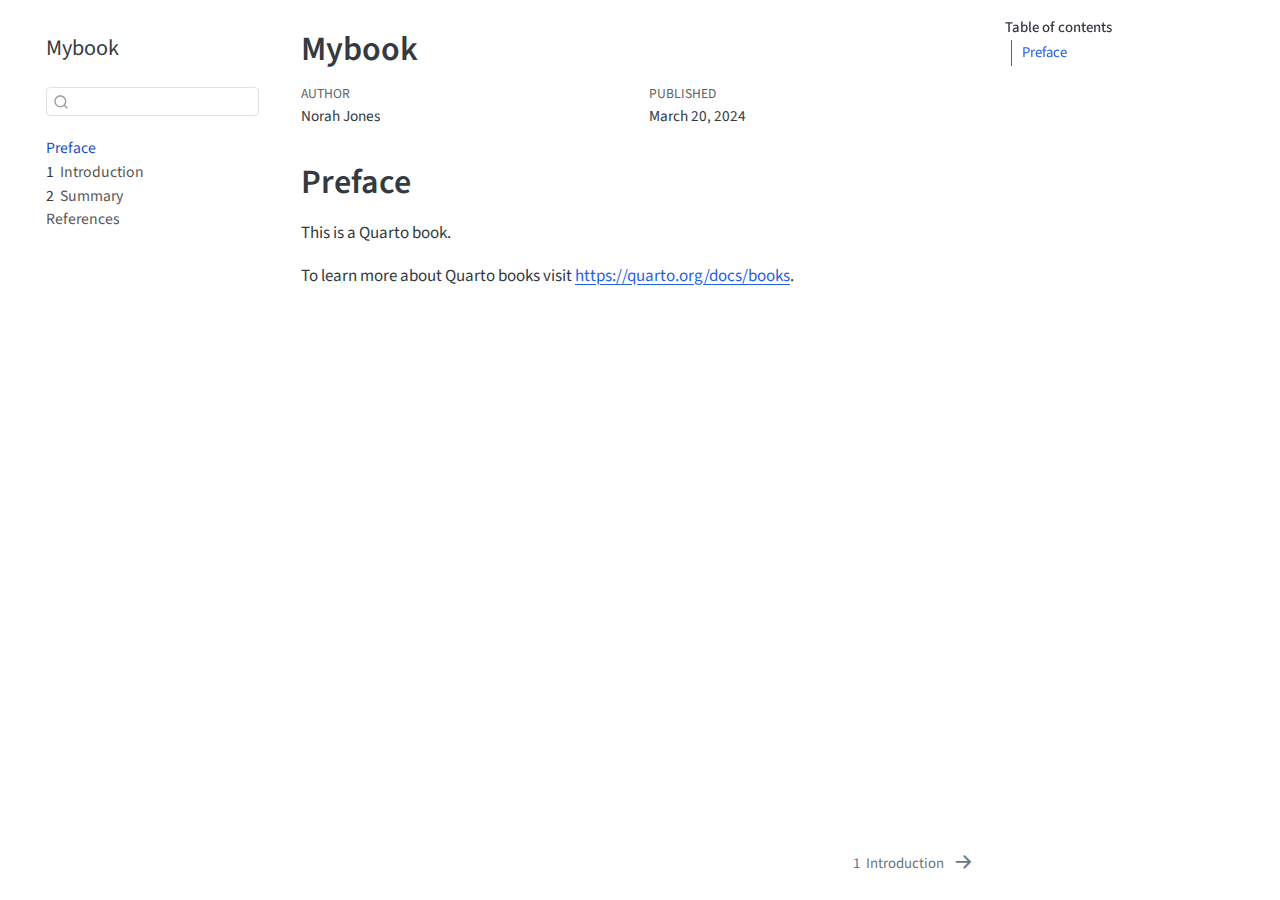
<file: index.html>
<!DOCTYPE html>
<html xmlns="http://www.w3.org/1999/xhtml" lang="en" xml:lang="en"><head>

<meta charset="utf-8">
<meta name="generator" content="quarto-1.4.549">

<meta name="viewport" content="width=device-width, initial-scale=1.0, user-scalable=yes">

<meta name="author" content="Norah Jones">
<meta name="dcterms.date" content="2024-03-20">

<title>Mybook</title>
<style>
code{white-space: pre-wrap;}
span.smallcaps{font-variant: small-caps;}
div.columns{display: flex; gap: min(4vw, 1.5em);}
div.column{flex: auto; overflow-x: auto;}
div.hanging-indent{margin-left: 1.5em; text-indent: -1.5em;}
ul.task-list{list-style: none;}
ul.task-list li input[type="checkbox"] {
  width: 0.8em;
  margin: 0 0.8em 0.2em -1em; /* quarto-specific, see https://github.com/quarto-dev/quarto-cli/issues/4556 */ 
  vertical-align: middle;
}
</style>


<script src="site_libs/quarto-nav/quarto-nav.js"></script>
<script src="site_libs/quarto-nav/headroom.min.js"></script>
<script src="site_libs/clipboard/clipboard.min.js"></script>
<script src="site_libs/quarto-search/autocomplete.umd.js"></script>
<script src="site_libs/quarto-search/fuse.min.js"></script>
<script src="site_libs/quarto-search/quarto-search.js"></script>
<meta name="quarto:offset" content="./">
<link href="./intro.html" rel="next">
<script src="site_libs/quarto-html/quarto.js"></script>
<script src="site_libs/quarto-html/popper.min.js"></script>
<script src="site_libs/quarto-html/tippy.umd.min.js"></script>
<script src="site_libs/quarto-html/anchor.min.js"></script>
<link href="site_libs/quarto-html/tippy.css" rel="stylesheet">
<link href="site_libs/quarto-html/quarto-syntax-highlighting.css" rel="stylesheet" id="quarto-text-highlighting-styles">
<script src="site_libs/bootstrap/bootstrap.min.js"></script>
<link href="site_libs/bootstrap/bootstrap-icons.css" rel="stylesheet">
<link href="site_libs/bootstrap/bootstrap.min.css" rel="stylesheet" id="quarto-bootstrap" data-mode="light">
<script id="quarto-search-options" type="application/json">{
  "location": "sidebar",
  "copy-button": false,
  "collapse-after": 3,
  "panel-placement": "start",
  "type": "textbox",
  "limit": 50,
  "keyboard-shortcut": [
    "f",
    "/",
    "s"
  ],
  "show-item-context": false,
  "language": {
    "search-no-results-text": "No results",
    "search-matching-documents-text": "matching documents",
    "search-copy-link-title": "Copy link to search",
    "search-hide-matches-text": "Hide additional matches",
    "search-more-match-text": "more match in this document",
    "search-more-matches-text": "more matches in this document",
    "search-clear-button-title": "Clear",
    "search-text-placeholder": "",
    "search-detached-cancel-button-title": "Cancel",
    "search-submit-button-title": "Submit",
    "search-label": "Search"
  }
}</script>


</head>

<body class="nav-sidebar floating">

<div id="quarto-search-results"></div>
  <header id="quarto-header" class="headroom fixed-top">
  <nav class="quarto-secondary-nav">
    <div class="container-fluid d-flex">
      <button type="button" class="quarto-btn-toggle btn" data-bs-toggle="collapse" data-bs-target=".quarto-sidebar-collapse-item" aria-controls="quarto-sidebar" aria-expanded="false" aria-label="Toggle sidebar navigation" onclick="if (window.quartoToggleHeadroom) { window.quartoToggleHeadroom(); }">
        <i class="bi bi-layout-text-sidebar-reverse"></i>
      </button>
        <nav class="quarto-page-breadcrumbs" aria-label="breadcrumb"><ol class="breadcrumb"><li class="breadcrumb-item"><a href="./index.html">Preface</a></li></ol></nav>
        <a class="flex-grow-1" role="button" data-bs-toggle="collapse" data-bs-target=".quarto-sidebar-collapse-item" aria-controls="quarto-sidebar" aria-expanded="false" aria-label="Toggle sidebar navigation" onclick="if (window.quartoToggleHeadroom) { window.quartoToggleHeadroom(); }">      
        </a>
      <button type="button" class="btn quarto-search-button" aria-label="" onclick="window.quartoOpenSearch();">
        <i class="bi bi-search"></i>
      </button>
    </div>
  </nav>
</header>
<!-- content -->
<div id="quarto-content" class="quarto-container page-columns page-rows-contents page-layout-article">
<!-- sidebar -->
  <nav id="quarto-sidebar" class="sidebar collapse collapse-horizontal quarto-sidebar-collapse-item sidebar-navigation floating overflow-auto">
    <div class="pt-lg-2 mt-2 text-left sidebar-header">
    <div class="sidebar-title mb-0 py-0">
      <a href="./">Mybook</a> 
    </div>
      </div>
        <div class="mt-2 flex-shrink-0 align-items-center">
        <div class="sidebar-search">
        <div id="quarto-search" class="" title="Search"></div>
        </div>
        </div>
    <div class="sidebar-menu-container"> 
    <ul class="list-unstyled mt-1">
        <li class="sidebar-item">
  <div class="sidebar-item-container"> 
  <a href="./index.html" class="sidebar-item-text sidebar-link active">
 <span class="menu-text">Preface</span></a>
  </div>
</li>
        <li class="sidebar-item">
  <div class="sidebar-item-container"> 
  <a href="./intro.html" class="sidebar-item-text sidebar-link">
 <span class="menu-text"><span class="chapter-number">1</span>&nbsp; <span class="chapter-title">Introduction</span></span></a>
  </div>
</li>
        <li class="sidebar-item">
  <div class="sidebar-item-container"> 
  <a href="./summary.html" class="sidebar-item-text sidebar-link">
 <span class="menu-text"><span class="chapter-number">2</span>&nbsp; <span class="chapter-title">Summary</span></span></a>
  </div>
</li>
        <li class="sidebar-item">
  <div class="sidebar-item-container"> 
  <a href="./references.html" class="sidebar-item-text sidebar-link">
 <span class="menu-text">References</span></a>
  </div>
</li>
    </ul>
    </div>
</nav>
<div id="quarto-sidebar-glass" class="quarto-sidebar-collapse-item" data-bs-toggle="collapse" data-bs-target=".quarto-sidebar-collapse-item"></div>
<!-- margin-sidebar -->
    <div id="quarto-margin-sidebar" class="sidebar margin-sidebar">
        <nav id="TOC" role="doc-toc" class="toc-active">
    <h2 id="toc-title">Table of contents</h2>
   
  <ul>
  <li><a href="#preface" id="toc-preface" class="nav-link active" data-scroll-target="#preface">Preface</a></li>
  </ul>
</nav>
    </div>
<!-- main -->
<main class="content" id="quarto-document-content">

<header id="title-block-header" class="quarto-title-block default">
<div class="quarto-title">
<h1 class="title">Mybook</h1>
</div>



<div class="quarto-title-meta">

    <div>
    <div class="quarto-title-meta-heading">Author</div>
    <div class="quarto-title-meta-contents">
             <p>Norah Jones </p>
          </div>
  </div>
    
    <div>
    <div class="quarto-title-meta-heading">Published</div>
    <div class="quarto-title-meta-contents">
      <p class="date">March 20, 2024</p>
    </div>
  </div>
  
    
  </div>
  


</header>


<section id="preface" class="level1 unnumbered">
<h1 class="unnumbered">Preface</h1>
<p>This is a Quarto book.</p>
<p>To learn more about Quarto books visit <a href="https://quarto.org/docs/books" class="uri">https://quarto.org/docs/books</a>.</p>


</section>

</main> <!-- /main -->
<script id="quarto-html-after-body" type="application/javascript">
window.document.addEventListener("DOMContentLoaded", function (event) {
  const toggleBodyColorMode = (bsSheetEl) => {
    const mode = bsSheetEl.getAttribute("data-mode");
    const bodyEl = window.document.querySelector("body");
    if (mode === "dark") {
      bodyEl.classList.add("quarto-dark");
      bodyEl.classList.remove("quarto-light");
    } else {
      bodyEl.classList.add("quarto-light");
      bodyEl.classList.remove("quarto-dark");
    }
  }
  const toggleBodyColorPrimary = () => {
    const bsSheetEl = window.document.querySelector("link#quarto-bootstrap");
    if (bsSheetEl) {
      toggleBodyColorMode(bsSheetEl);
    }
  }
  toggleBodyColorPrimary();  
  const icon = "";
  const anchorJS = new window.AnchorJS();
  anchorJS.options = {
    placement: 'right',
    icon: icon
  };
  anchorJS.add('.anchored');
  const isCodeAnnotation = (el) => {
    for (const clz of el.classList) {
      if (clz.startsWith('code-annotation-')) {                     
        return true;
      }
    }
    return false;
  }
  const clipboard = new window.ClipboardJS('.code-copy-button', {
    text: function(trigger) {
      const codeEl = trigger.previousElementSibling.cloneNode(true);
      for (const childEl of codeEl.children) {
        if (isCodeAnnotation(childEl)) {
          childEl.remove();
        }
      }
      return codeEl.innerText;
    }
  });
  clipboard.on('success', function(e) {
    // button target
    const button = e.trigger;
    // don't keep focus
    button.blur();
    // flash "checked"
    button.classList.add('code-copy-button-checked');
    var currentTitle = button.getAttribute("title");
    button.setAttribute("title", "Copied!");
    let tooltip;
    if (window.bootstrap) {
      button.setAttribute("data-bs-toggle", "tooltip");
      button.setAttribute("data-bs-placement", "left");
      button.setAttribute("data-bs-title", "Copied!");
      tooltip = new bootstrap.Tooltip(button, 
        { trigger: "manual", 
          customClass: "code-copy-button-tooltip",
          offset: [0, -8]});
      tooltip.show();    
    }
    setTimeout(function() {
      if (tooltip) {
        tooltip.hide();
        button.removeAttribute("data-bs-title");
        button.removeAttribute("data-bs-toggle");
        button.removeAttribute("data-bs-placement");
      }
      button.setAttribute("title", currentTitle);
      button.classList.remove('code-copy-button-checked');
    }, 1000);
    // clear code selection
    e.clearSelection();
  });
  function tippyHover(el, contentFn, onTriggerFn, onUntriggerFn) {
    const config = {
      allowHTML: true,
      maxWidth: 500,
      delay: 100,
      arrow: false,
      appendTo: function(el) {
          return el.parentElement;
      },
      interactive: true,
      interactiveBorder: 10,
      theme: 'quarto',
      placement: 'bottom-start',
    };
    if (contentFn) {
      config.content = contentFn;
    }
    if (onTriggerFn) {
      config.onTrigger = onTriggerFn;
    }
    if (onUntriggerFn) {
      config.onUntrigger = onUntriggerFn;
    }
    window.tippy(el, config); 
  }
  const noterefs = window.document.querySelectorAll('a[role="doc-noteref"]');
  for (var i=0; i<noterefs.length; i++) {
    const ref = noterefs[i];
    tippyHover(ref, function() {
      // use id or data attribute instead here
      let href = ref.getAttribute('data-footnote-href') || ref.getAttribute('href');
      try { href = new URL(href).hash; } catch {}
      const id = href.replace(/^#\/?/, "");
      const note = window.document.getElementById(id);
      return note.innerHTML;
    });
  }
  const xrefs = window.document.querySelectorAll('a.quarto-xref');
  const processXRef = (id, note) => {
    // Strip column container classes
    const stripColumnClz = (el) => {
      el.classList.remove("page-full", "page-columns");
      if (el.children) {
        for (const child of el.children) {
          stripColumnClz(child);
        }
      }
    }
    stripColumnClz(note)
    if (id === null || id.startsWith('sec-')) {
      // Special case sections, only their first couple elements
      const container = document.createElement("div");
      if (note.children && note.children.length > 2) {
        container.appendChild(note.children[0].cloneNode(true));
        for (let i = 1; i < note.children.length; i++) {
          const child = note.children[i];
          if (child.tagName === "P" && child.innerText === "") {
            continue;
          } else {
            container.appendChild(child.cloneNode(true));
            break;
          }
        }
        if (window.Quarto?.typesetMath) {
          window.Quarto.typesetMath(container);
        }
        return container.innerHTML
      } else {
        if (window.Quarto?.typesetMath) {
          window.Quarto.typesetMath(note);
        }
        return note.innerHTML;
      }
    } else {
      // Remove any anchor links if they are present
      const anchorLink = note.querySelector('a.anchorjs-link');
      if (anchorLink) {
        anchorLink.remove();
      }
      if (window.Quarto?.typesetMath) {
        window.Quarto.typesetMath(note);
      }
      // TODO in 1.5, we should make sure this works without a callout special case
      if (note.classList.contains("callout")) {
        return note.outerHTML;
      } else {
        return note.innerHTML;
      }
    }
  }
  for (var i=0; i<xrefs.length; i++) {
    const xref = xrefs[i];
    tippyHover(xref, undefined, function(instance) {
      instance.disable();
      let url = xref.getAttribute('href');
      let hash = undefined; 
      if (url.startsWith('#')) {
        hash = url;
      } else {
        try { hash = new URL(url).hash; } catch {}
      }
      if (hash) {
        const id = hash.replace(/^#\/?/, "");
        const note = window.document.getElementById(id);
        if (note !== null) {
          try {
            const html = processXRef(id, note.cloneNode(true));
            instance.setContent(html);
          } finally {
            instance.enable();
            instance.show();
          }
        } else {
          // See if we can fetch this
          fetch(url.split('#')[0])
          .then(res => res.text())
          .then(html => {
            const parser = new DOMParser();
            const htmlDoc = parser.parseFromString(html, "text/html");
            const note = htmlDoc.getElementById(id);
            if (note !== null) {
              const html = processXRef(id, note);
              instance.setContent(html);
            } 
          }).finally(() => {
            instance.enable();
            instance.show();
          });
        }
      } else {
        // See if we can fetch a full url (with no hash to target)
        // This is a special case and we should probably do some content thinning / targeting
        fetch(url)
        .then(res => res.text())
        .then(html => {
          const parser = new DOMParser();
          const htmlDoc = parser.parseFromString(html, "text/html");
          const note = htmlDoc.querySelector('main.content');
          if (note !== null) {
            // This should only happen for chapter cross references
            // (since there is no id in the URL)
            // remove the first header
            if (note.children.length > 0 && note.children[0].tagName === "HEADER") {
              note.children[0].remove();
            }
            const html = processXRef(null, note);
            instance.setContent(html);
          } 
        }).finally(() => {
          instance.enable();
          instance.show();
        });
      }
    }, function(instance) {
    });
  }
      let selectedAnnoteEl;
      const selectorForAnnotation = ( cell, annotation) => {
        let cellAttr = 'data-code-cell="' + cell + '"';
        let lineAttr = 'data-code-annotation="' +  annotation + '"';
        const selector = 'span[' + cellAttr + '][' + lineAttr + ']';
        return selector;
      }
      const selectCodeLines = (annoteEl) => {
        const doc = window.document;
        const targetCell = annoteEl.getAttribute("data-target-cell");
        const targetAnnotation = annoteEl.getAttribute("data-target-annotation");
        const annoteSpan = window.document.querySelector(selectorForAnnotation(targetCell, targetAnnotation));
        const lines = annoteSpan.getAttribute("data-code-lines").split(",");
        const lineIds = lines.map((line) => {
          return targetCell + "-" + line;
        })
        let top = null;
        let height = null;
        let parent = null;
        if (lineIds.length > 0) {
            //compute the position of the single el (top and bottom and make a div)
            const el = window.document.getElementById(lineIds[0]);
            top = el.offsetTop;
            height = el.offsetHeight;
            parent = el.parentElement.parentElement;
          if (lineIds.length > 1) {
            const lastEl = window.document.getElementById(lineIds[lineIds.length - 1]);
            const bottom = lastEl.offsetTop + lastEl.offsetHeight;
            height = bottom - top;
          }
          if (top !== null && height !== null && parent !== null) {
            // cook up a div (if necessary) and position it 
            let div = window.document.getElementById("code-annotation-line-highlight");
            if (div === null) {
              div = window.document.createElement("div");
              div.setAttribute("id", "code-annotation-line-highlight");
              div.style.position = 'absolute';
              parent.appendChild(div);
            }
            div.style.top = top - 2 + "px";
            div.style.height = height + 4 + "px";
            div.style.left = 0;
            let gutterDiv = window.document.getElementById("code-annotation-line-highlight-gutter");
            if (gutterDiv === null) {
              gutterDiv = window.document.createElement("div");
              gutterDiv.setAttribute("id", "code-annotation-line-highlight-gutter");
              gutterDiv.style.position = 'absolute';
              const codeCell = window.document.getElementById(targetCell);
              const gutter = codeCell.querySelector('.code-annotation-gutter');
              gutter.appendChild(gutterDiv);
            }
            gutterDiv.style.top = top - 2 + "px";
            gutterDiv.style.height = height + 4 + "px";
          }
          selectedAnnoteEl = annoteEl;
        }
      };
      const unselectCodeLines = () => {
        const elementsIds = ["code-annotation-line-highlight", "code-annotation-line-highlight-gutter"];
        elementsIds.forEach((elId) => {
          const div = window.document.getElementById(elId);
          if (div) {
            div.remove();
          }
        });
        selectedAnnoteEl = undefined;
      };
        // Handle positioning of the toggle
    window.addEventListener(
      "resize",
      throttle(() => {
        elRect = undefined;
        if (selectedAnnoteEl) {
          selectCodeLines(selectedAnnoteEl);
        }
      }, 10)
    );
    function throttle(fn, ms) {
    let throttle = false;
    let timer;
      return (...args) => {
        if(!throttle) { // first call gets through
            fn.apply(this, args);
            throttle = true;
        } else { // all the others get throttled
            if(timer) clearTimeout(timer); // cancel #2
            timer = setTimeout(() => {
              fn.apply(this, args);
              timer = throttle = false;
            }, ms);
        }
      };
    }
      // Attach click handler to the DT
      const annoteDls = window.document.querySelectorAll('dt[data-target-cell]');
      for (const annoteDlNode of annoteDls) {
        annoteDlNode.addEventListener('click', (event) => {
          const clickedEl = event.target;
          if (clickedEl !== selectedAnnoteEl) {
            unselectCodeLines();
            const activeEl = window.document.querySelector('dt[data-target-cell].code-annotation-active');
            if (activeEl) {
              activeEl.classList.remove('code-annotation-active');
            }
            selectCodeLines(clickedEl);
            clickedEl.classList.add('code-annotation-active');
          } else {
            // Unselect the line
            unselectCodeLines();
            clickedEl.classList.remove('code-annotation-active');
          }
        });
      }
  const findCites = (el) => {
    const parentEl = el.parentElement;
    if (parentEl) {
      const cites = parentEl.dataset.cites;
      if (cites) {
        return {
          el,
          cites: cites.split(' ')
        };
      } else {
        return findCites(el.parentElement)
      }
    } else {
      return undefined;
    }
  };
  var bibliorefs = window.document.querySelectorAll('a[role="doc-biblioref"]');
  for (var i=0; i<bibliorefs.length; i++) {
    const ref = bibliorefs[i];
    const citeInfo = findCites(ref);
    if (citeInfo) {
      tippyHover(citeInfo.el, function() {
        var popup = window.document.createElement('div');
        citeInfo.cites.forEach(function(cite) {
          var citeDiv = window.document.createElement('div');
          citeDiv.classList.add('hanging-indent');
          citeDiv.classList.add('csl-entry');
          var biblioDiv = window.document.getElementById('ref-' + cite);
          if (biblioDiv) {
            citeDiv.innerHTML = biblioDiv.innerHTML;
          }
          popup.appendChild(citeDiv);
        });
        return popup.innerHTML;
      });
    }
  }
});
</script>
<nav class="page-navigation">
  <div class="nav-page nav-page-previous">
  </div>
  <div class="nav-page nav-page-next">
      <a href="./intro.html" class="pagination-link" aria-label="<span class='chapter-number'>1</span>&nbsp; <span class='chapter-title'>Introduction</span>">
        <span class="nav-page-text"><span class="chapter-number">1</span>&nbsp; <span class="chapter-title">Introduction</span></span> <i class="bi bi-arrow-right-short"></i>
      </a>
  </div>
</nav>
</div> <!-- /content -->




</body></html>
</file>
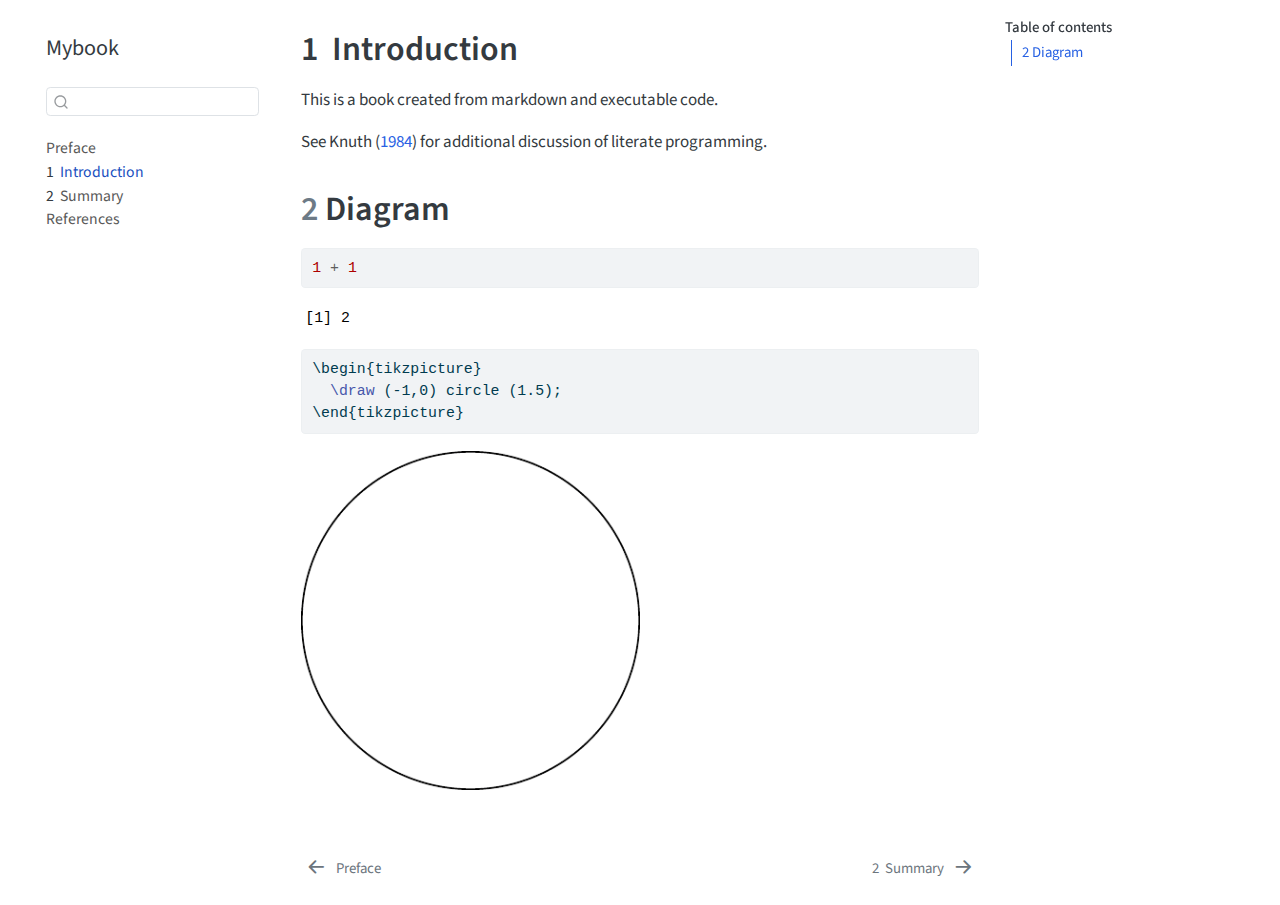
<file: intro.html>
<!DOCTYPE html>
<html xmlns="http://www.w3.org/1999/xhtml" lang="en" xml:lang="en"><head>

<meta charset="utf-8">
<meta name="generator" content="quarto-1.4.549">

<meta name="viewport" content="width=device-width, initial-scale=1.0, user-scalable=yes">


<title>Mybook - 1&nbsp; Introduction</title>
<style>
code{white-space: pre-wrap;}
span.smallcaps{font-variant: small-caps;}
div.columns{display: flex; gap: min(4vw, 1.5em);}
div.column{flex: auto; overflow-x: auto;}
div.hanging-indent{margin-left: 1.5em; text-indent: -1.5em;}
ul.task-list{list-style: none;}
ul.task-list li input[type="checkbox"] {
  width: 0.8em;
  margin: 0 0.8em 0.2em -1em; /* quarto-specific, see https://github.com/quarto-dev/quarto-cli/issues/4556 */ 
  vertical-align: middle;
}
/* CSS for syntax highlighting */
pre > code.sourceCode { white-space: pre; position: relative; }
pre > code.sourceCode > span { line-height: 1.25; }
pre > code.sourceCode > span:empty { height: 1.2em; }
.sourceCode { overflow: visible; }
code.sourceCode > span { color: inherit; text-decoration: inherit; }
div.sourceCode { margin: 1em 0; }
pre.sourceCode { margin: 0; }
@media screen {
div.sourceCode { overflow: auto; }
}
@media print {
pre > code.sourceCode { white-space: pre-wrap; }
pre > code.sourceCode > span { text-indent: -5em; padding-left: 5em; }
}
pre.numberSource code
  { counter-reset: source-line 0; }
pre.numberSource code > span
  { position: relative; left: -4em; counter-increment: source-line; }
pre.numberSource code > span > a:first-child::before
  { content: counter(source-line);
    position: relative; left: -1em; text-align: right; vertical-align: baseline;
    border: none; display: inline-block;
    -webkit-touch-callout: none; -webkit-user-select: none;
    -khtml-user-select: none; -moz-user-select: none;
    -ms-user-select: none; user-select: none;
    padding: 0 4px; width: 4em;
  }
pre.numberSource { margin-left: 3em;  padding-left: 4px; }
div.sourceCode
  {   }
@media screen {
pre > code.sourceCode > span > a:first-child::before { text-decoration: underline; }
}
/* CSS for citations */
div.csl-bib-body { }
div.csl-entry {
  clear: both;
  margin-bottom: 0em;
}
.hanging-indent div.csl-entry {
  margin-left:2em;
  text-indent:-2em;
}
div.csl-left-margin {
  min-width:2em;
  float:left;
}
div.csl-right-inline {
  margin-left:2em;
  padding-left:1em;
}
div.csl-indent {
  margin-left: 2em;
}</style>


<script src="site_libs/quarto-nav/quarto-nav.js"></script>
<script src="site_libs/quarto-nav/headroom.min.js"></script>
<script src="site_libs/clipboard/clipboard.min.js"></script>
<script src="site_libs/quarto-search/autocomplete.umd.js"></script>
<script src="site_libs/quarto-search/fuse.min.js"></script>
<script src="site_libs/quarto-search/quarto-search.js"></script>
<meta name="quarto:offset" content="./">
<link href="./summary.html" rel="next">
<link href="./index.html" rel="prev">
<script src="site_libs/quarto-html/quarto.js"></script>
<script src="site_libs/quarto-html/popper.min.js"></script>
<script src="site_libs/quarto-html/tippy.umd.min.js"></script>
<script src="site_libs/quarto-html/anchor.min.js"></script>
<link href="site_libs/quarto-html/tippy.css" rel="stylesheet">
<link href="site_libs/quarto-html/quarto-syntax-highlighting.css" rel="stylesheet" id="quarto-text-highlighting-styles">
<script src="site_libs/bootstrap/bootstrap.min.js"></script>
<link href="site_libs/bootstrap/bootstrap-icons.css" rel="stylesheet">
<link href="site_libs/bootstrap/bootstrap.min.css" rel="stylesheet" id="quarto-bootstrap" data-mode="light">
<script id="quarto-search-options" type="application/json">{
  "location": "sidebar",
  "copy-button": false,
  "collapse-after": 3,
  "panel-placement": "start",
  "type": "textbox",
  "limit": 50,
  "keyboard-shortcut": [
    "f",
    "/",
    "s"
  ],
  "show-item-context": false,
  "language": {
    "search-no-results-text": "No results",
    "search-matching-documents-text": "matching documents",
    "search-copy-link-title": "Copy link to search",
    "search-hide-matches-text": "Hide additional matches",
    "search-more-match-text": "more match in this document",
    "search-more-matches-text": "more matches in this document",
    "search-clear-button-title": "Clear",
    "search-text-placeholder": "",
    "search-detached-cancel-button-title": "Cancel",
    "search-submit-button-title": "Submit",
    "search-label": "Search"
  }
}</script>


</head>

<body class="nav-sidebar floating">

<div id="quarto-search-results"></div>
  <header id="quarto-header" class="headroom fixed-top">
  <nav class="quarto-secondary-nav">
    <div class="container-fluid d-flex">
      <button type="button" class="quarto-btn-toggle btn" data-bs-toggle="collapse" data-bs-target=".quarto-sidebar-collapse-item" aria-controls="quarto-sidebar" aria-expanded="false" aria-label="Toggle sidebar navigation" onclick="if (window.quartoToggleHeadroom) { window.quartoToggleHeadroom(); }">
        <i class="bi bi-layout-text-sidebar-reverse"></i>
      </button>
        <nav class="quarto-page-breadcrumbs" aria-label="breadcrumb"><ol class="breadcrumb"><li class="breadcrumb-item"><a href="./intro.html"><span class="chapter-number">1</span>&nbsp; <span class="chapter-title">Introduction</span></a></li></ol></nav>
        <a class="flex-grow-1" role="button" data-bs-toggle="collapse" data-bs-target=".quarto-sidebar-collapse-item" aria-controls="quarto-sidebar" aria-expanded="false" aria-label="Toggle sidebar navigation" onclick="if (window.quartoToggleHeadroom) { window.quartoToggleHeadroom(); }">      
        </a>
      <button type="button" class="btn quarto-search-button" aria-label="" onclick="window.quartoOpenSearch();">
        <i class="bi bi-search"></i>
      </button>
    </div>
  </nav>
</header>
<!-- content -->
<div id="quarto-content" class="quarto-container page-columns page-rows-contents page-layout-article">
<!-- sidebar -->
  <nav id="quarto-sidebar" class="sidebar collapse collapse-horizontal quarto-sidebar-collapse-item sidebar-navigation floating overflow-auto">
    <div class="pt-lg-2 mt-2 text-left sidebar-header">
    <div class="sidebar-title mb-0 py-0">
      <a href="./">Mybook</a> 
    </div>
      </div>
        <div class="mt-2 flex-shrink-0 align-items-center">
        <div class="sidebar-search">
        <div id="quarto-search" class="" title="Search"></div>
        </div>
        </div>
    <div class="sidebar-menu-container"> 
    <ul class="list-unstyled mt-1">
        <li class="sidebar-item">
  <div class="sidebar-item-container"> 
  <a href="./index.html" class="sidebar-item-text sidebar-link">
 <span class="menu-text">Preface</span></a>
  </div>
</li>
        <li class="sidebar-item">
  <div class="sidebar-item-container"> 
  <a href="./intro.html" class="sidebar-item-text sidebar-link active">
 <span class="menu-text"><span class="chapter-number">1</span>&nbsp; <span class="chapter-title">Introduction</span></span></a>
  </div>
</li>
        <li class="sidebar-item">
  <div class="sidebar-item-container"> 
  <a href="./summary.html" class="sidebar-item-text sidebar-link">
 <span class="menu-text"><span class="chapter-number">2</span>&nbsp; <span class="chapter-title">Summary</span></span></a>
  </div>
</li>
        <li class="sidebar-item">
  <div class="sidebar-item-container"> 
  <a href="./references.html" class="sidebar-item-text sidebar-link">
 <span class="menu-text">References</span></a>
  </div>
</li>
    </ul>
    </div>
</nav>
<div id="quarto-sidebar-glass" class="quarto-sidebar-collapse-item" data-bs-toggle="collapse" data-bs-target=".quarto-sidebar-collapse-item"></div>
<!-- margin-sidebar -->
    <div id="quarto-margin-sidebar" class="sidebar margin-sidebar">
        <nav id="TOC" role="doc-toc" class="toc-active">
    <h2 id="toc-title">Table of contents</h2>
   
  <ul>
  <li><a href="#diagram" id="toc-diagram" class="nav-link active" data-scroll-target="#diagram"><span class="header-section-number">2</span> Diagram</a></li>
  </ul>
</nav>
    </div>
<!-- main -->
<main class="content" id="quarto-document-content">

<header id="title-block-header" class="quarto-title-block default">
<div class="quarto-title">
<h1 class="title"><span class="chapter-number">1</span>&nbsp; <span class="chapter-title">Introduction</span></h1>
</div>



<div class="quarto-title-meta">

    
  
    
  </div>
  


</header>


<p>This is a book created from markdown and executable code.</p>
<p>See <span class="citation" data-cites="knuth84">Knuth (<a href="references.html#ref-knuth84" role="doc-biblioref">1984</a>)</span> for additional discussion of literate programming.</p>
<section id="diagram" class="level1" data-number="2">
<h1 data-number="2"><span class="header-section-number">2</span> Diagram</h1>
<div class="cell">
<div class="sourceCode cell-code" id="cb1"><pre class="sourceCode r code-with-copy"><code class="sourceCode r"><span id="cb1-1"><a href="#cb1-1" aria-hidden="true" tabindex="-1"></a><span class="dv">1</span> <span class="sc">+</span> <span class="dv">1</span></span></code><button title="Copy to Clipboard" class="code-copy-button"><i class="bi"></i></button></pre></div>
<div class="cell-output cell-output-stdout">
<pre><code>[1] 2</code></pre>
</div>
</div>
<div class="cell">
<div class="sourceCode cell-code" id="cb3"><pre class="sourceCode tex code-with-copy"><code class="sourceCode latex"><span id="cb3-1"><a href="#cb3-1" aria-hidden="true" tabindex="-1"></a><span class="kw">\begin</span>{<span class="ex">tikzpicture</span>}</span>
<span id="cb3-2"><a href="#cb3-2" aria-hidden="true" tabindex="-1"></a>  <span class="fu">\draw</span> (-1,0) circle (1.5);</span>
<span id="cb3-3"><a href="#cb3-3" aria-hidden="true" tabindex="-1"></a><span class="kw">\end</span>{<span class="ex">tikzpicture</span>}</span></code><button title="Copy to Clipboard" class="code-copy-button"><i class="bi"></i></button></pre></div>
<div class="cell-output-display">
<div>
<figure class="figure">
<p><img src="intro_files/figure-html/unnamed-chunk-2-1.png" class="img-fluid figure-img" style="width:50.0%"></p>
</figure>
</div>
</div>
</div>


<div id="refs" class="references csl-bib-body hanging-indent" data-entry-spacing="0" role="list" style="display: none">
<div id="ref-knuth84" class="csl-entry" role="listitem">
Knuth, Donald E. 1984. <span>“Literate Programming.”</span> <em>Comput. J.</em> 27 (2): 97–111. <a href="https://doi.org/10.1093/comjnl/27.2.97">https://doi.org/10.1093/comjnl/27.2.97</a>.
</div>
</div>
</section>

</main> <!-- /main -->
<script id="quarto-html-after-body" type="application/javascript">
window.document.addEventListener("DOMContentLoaded", function (event) {
  const toggleBodyColorMode = (bsSheetEl) => {
    const mode = bsSheetEl.getAttribute("data-mode");
    const bodyEl = window.document.querySelector("body");
    if (mode === "dark") {
      bodyEl.classList.add("quarto-dark");
      bodyEl.classList.remove("quarto-light");
    } else {
      bodyEl.classList.add("quarto-light");
      bodyEl.classList.remove("quarto-dark");
    }
  }
  const toggleBodyColorPrimary = () => {
    const bsSheetEl = window.document.querySelector("link#quarto-bootstrap");
    if (bsSheetEl) {
      toggleBodyColorMode(bsSheetEl);
    }
  }
  toggleBodyColorPrimary();  
  const icon = "";
  const anchorJS = new window.AnchorJS();
  anchorJS.options = {
    placement: 'right',
    icon: icon
  };
  anchorJS.add('.anchored');
  const isCodeAnnotation = (el) => {
    for (const clz of el.classList) {
      if (clz.startsWith('code-annotation-')) {                     
        return true;
      }
    }
    return false;
  }
  const clipboard = new window.ClipboardJS('.code-copy-button', {
    text: function(trigger) {
      const codeEl = trigger.previousElementSibling.cloneNode(true);
      for (const childEl of codeEl.children) {
        if (isCodeAnnotation(childEl)) {
          childEl.remove();
        }
      }
      return codeEl.innerText;
    }
  });
  clipboard.on('success', function(e) {
    // button target
    const button = e.trigger;
    // don't keep focus
    button.blur();
    // flash "checked"
    button.classList.add('code-copy-button-checked');
    var currentTitle = button.getAttribute("title");
    button.setAttribute("title", "Copied!");
    let tooltip;
    if (window.bootstrap) {
      button.setAttribute("data-bs-toggle", "tooltip");
      button.setAttribute("data-bs-placement", "left");
      button.setAttribute("data-bs-title", "Copied!");
      tooltip = new bootstrap.Tooltip(button, 
        { trigger: "manual", 
          customClass: "code-copy-button-tooltip",
          offset: [0, -8]});
      tooltip.show();    
    }
    setTimeout(function() {
      if (tooltip) {
        tooltip.hide();
        button.removeAttribute("data-bs-title");
        button.removeAttribute("data-bs-toggle");
        button.removeAttribute("data-bs-placement");
      }
      button.setAttribute("title", currentTitle);
      button.classList.remove('code-copy-button-checked');
    }, 1000);
    // clear code selection
    e.clearSelection();
  });
  function tippyHover(el, contentFn, onTriggerFn, onUntriggerFn) {
    const config = {
      allowHTML: true,
      maxWidth: 500,
      delay: 100,
      arrow: false,
      appendTo: function(el) {
          return el.parentElement;
      },
      interactive: true,
      interactiveBorder: 10,
      theme: 'quarto',
      placement: 'bottom-start',
    };
    if (contentFn) {
      config.content = contentFn;
    }
    if (onTriggerFn) {
      config.onTrigger = onTriggerFn;
    }
    if (onUntriggerFn) {
      config.onUntrigger = onUntriggerFn;
    }
    window.tippy(el, config); 
  }
  const noterefs = window.document.querySelectorAll('a[role="doc-noteref"]');
  for (var i=0; i<noterefs.length; i++) {
    const ref = noterefs[i];
    tippyHover(ref, function() {
      // use id or data attribute instead here
      let href = ref.getAttribute('data-footnote-href') || ref.getAttribute('href');
      try { href = new URL(href).hash; } catch {}
      const id = href.replace(/^#\/?/, "");
      const note = window.document.getElementById(id);
      return note.innerHTML;
    });
  }
  const xrefs = window.document.querySelectorAll('a.quarto-xref');
  const processXRef = (id, note) => {
    // Strip column container classes
    const stripColumnClz = (el) => {
      el.classList.remove("page-full", "page-columns");
      if (el.children) {
        for (const child of el.children) {
          stripColumnClz(child);
        }
      }
    }
    stripColumnClz(note)
    if (id === null || id.startsWith('sec-')) {
      // Special case sections, only their first couple elements
      const container = document.createElement("div");
      if (note.children && note.children.length > 2) {
        container.appendChild(note.children[0].cloneNode(true));
        for (let i = 1; i < note.children.length; i++) {
          const child = note.children[i];
          if (child.tagName === "P" && child.innerText === "") {
            continue;
          } else {
            container.appendChild(child.cloneNode(true));
            break;
          }
        }
        if (window.Quarto?.typesetMath) {
          window.Quarto.typesetMath(container);
        }
        return container.innerHTML
      } else {
        if (window.Quarto?.typesetMath) {
          window.Quarto.typesetMath(note);
        }
        return note.innerHTML;
      }
    } else {
      // Remove any anchor links if they are present
      const anchorLink = note.querySelector('a.anchorjs-link');
      if (anchorLink) {
        anchorLink.remove();
      }
      if (window.Quarto?.typesetMath) {
        window.Quarto.typesetMath(note);
      }
      // TODO in 1.5, we should make sure this works without a callout special case
      if (note.classList.contains("callout")) {
        return note.outerHTML;
      } else {
        return note.innerHTML;
      }
    }
  }
  for (var i=0; i<xrefs.length; i++) {
    const xref = xrefs[i];
    tippyHover(xref, undefined, function(instance) {
      instance.disable();
      let url = xref.getAttribute('href');
      let hash = undefined; 
      if (url.startsWith('#')) {
        hash = url;
      } else {
        try { hash = new URL(url).hash; } catch {}
      }
      if (hash) {
        const id = hash.replace(/^#\/?/, "");
        const note = window.document.getElementById(id);
        if (note !== null) {
          try {
            const html = processXRef(id, note.cloneNode(true));
            instance.setContent(html);
          } finally {
            instance.enable();
            instance.show();
          }
        } else {
          // See if we can fetch this
          fetch(url.split('#')[0])
          .then(res => res.text())
          .then(html => {
            const parser = new DOMParser();
            const htmlDoc = parser.parseFromString(html, "text/html");
            const note = htmlDoc.getElementById(id);
            if (note !== null) {
              const html = processXRef(id, note);
              instance.setContent(html);
            } 
          }).finally(() => {
            instance.enable();
            instance.show();
          });
        }
      } else {
        // See if we can fetch a full url (with no hash to target)
        // This is a special case and we should probably do some content thinning / targeting
        fetch(url)
        .then(res => res.text())
        .then(html => {
          const parser = new DOMParser();
          const htmlDoc = parser.parseFromString(html, "text/html");
          const note = htmlDoc.querySelector('main.content');
          if (note !== null) {
            // This should only happen for chapter cross references
            // (since there is no id in the URL)
            // remove the first header
            if (note.children.length > 0 && note.children[0].tagName === "HEADER") {
              note.children[0].remove();
            }
            const html = processXRef(null, note);
            instance.setContent(html);
          } 
        }).finally(() => {
          instance.enable();
          instance.show();
        });
      }
    }, function(instance) {
    });
  }
      let selectedAnnoteEl;
      const selectorForAnnotation = ( cell, annotation) => {
        let cellAttr = 'data-code-cell="' + cell + '"';
        let lineAttr = 'data-code-annotation="' +  annotation + '"';
        const selector = 'span[' + cellAttr + '][' + lineAttr + ']';
        return selector;
      }
      const selectCodeLines = (annoteEl) => {
        const doc = window.document;
        const targetCell = annoteEl.getAttribute("data-target-cell");
        const targetAnnotation = annoteEl.getAttribute("data-target-annotation");
        const annoteSpan = window.document.querySelector(selectorForAnnotation(targetCell, targetAnnotation));
        const lines = annoteSpan.getAttribute("data-code-lines").split(",");
        const lineIds = lines.map((line) => {
          return targetCell + "-" + line;
        })
        let top = null;
        let height = null;
        let parent = null;
        if (lineIds.length > 0) {
            //compute the position of the single el (top and bottom and make a div)
            const el = window.document.getElementById(lineIds[0]);
            top = el.offsetTop;
            height = el.offsetHeight;
            parent = el.parentElement.parentElement;
          if (lineIds.length > 1) {
            const lastEl = window.document.getElementById(lineIds[lineIds.length - 1]);
            const bottom = lastEl.offsetTop + lastEl.offsetHeight;
            height = bottom - top;
          }
          if (top !== null && height !== null && parent !== null) {
            // cook up a div (if necessary) and position it 
            let div = window.document.getElementById("code-annotation-line-highlight");
            if (div === null) {
              div = window.document.createElement("div");
              div.setAttribute("id", "code-annotation-line-highlight");
              div.style.position = 'absolute';
              parent.appendChild(div);
            }
            div.style.top = top - 2 + "px";
            div.style.height = height + 4 + "px";
            div.style.left = 0;
            let gutterDiv = window.document.getElementById("code-annotation-line-highlight-gutter");
            if (gutterDiv === null) {
              gutterDiv = window.document.createElement("div");
              gutterDiv.setAttribute("id", "code-annotation-line-highlight-gutter");
              gutterDiv.style.position = 'absolute';
              const codeCell = window.document.getElementById(targetCell);
              const gutter = codeCell.querySelector('.code-annotation-gutter');
              gutter.appendChild(gutterDiv);
            }
            gutterDiv.style.top = top - 2 + "px";
            gutterDiv.style.height = height + 4 + "px";
          }
          selectedAnnoteEl = annoteEl;
        }
      };
      const unselectCodeLines = () => {
        const elementsIds = ["code-annotation-line-highlight", "code-annotation-line-highlight-gutter"];
        elementsIds.forEach((elId) => {
          const div = window.document.getElementById(elId);
          if (div) {
            div.remove();
          }
        });
        selectedAnnoteEl = undefined;
      };
        // Handle positioning of the toggle
    window.addEventListener(
      "resize",
      throttle(() => {
        elRect = undefined;
        if (selectedAnnoteEl) {
          selectCodeLines(selectedAnnoteEl);
        }
      }, 10)
    );
    function throttle(fn, ms) {
    let throttle = false;
    let timer;
      return (...args) => {
        if(!throttle) { // first call gets through
            fn.apply(this, args);
            throttle = true;
        } else { // all the others get throttled
            if(timer) clearTimeout(timer); // cancel #2
            timer = setTimeout(() => {
              fn.apply(this, args);
              timer = throttle = false;
            }, ms);
        }
      };
    }
      // Attach click handler to the DT
      const annoteDls = window.document.querySelectorAll('dt[data-target-cell]');
      for (const annoteDlNode of annoteDls) {
        annoteDlNode.addEventListener('click', (event) => {
          const clickedEl = event.target;
          if (clickedEl !== selectedAnnoteEl) {
            unselectCodeLines();
            const activeEl = window.document.querySelector('dt[data-target-cell].code-annotation-active');
            if (activeEl) {
              activeEl.classList.remove('code-annotation-active');
            }
            selectCodeLines(clickedEl);
            clickedEl.classList.add('code-annotation-active');
          } else {
            // Unselect the line
            unselectCodeLines();
            clickedEl.classList.remove('code-annotation-active');
          }
        });
      }
  const findCites = (el) => {
    const parentEl = el.parentElement;
    if (parentEl) {
      const cites = parentEl.dataset.cites;
      if (cites) {
        return {
          el,
          cites: cites.split(' ')
        };
      } else {
        return findCites(el.parentElement)
      }
    } else {
      return undefined;
    }
  };
  var bibliorefs = window.document.querySelectorAll('a[role="doc-biblioref"]');
  for (var i=0; i<bibliorefs.length; i++) {
    const ref = bibliorefs[i];
    const citeInfo = findCites(ref);
    if (citeInfo) {
      tippyHover(citeInfo.el, function() {
        var popup = window.document.createElement('div');
        citeInfo.cites.forEach(function(cite) {
          var citeDiv = window.document.createElement('div');
          citeDiv.classList.add('hanging-indent');
          citeDiv.classList.add('csl-entry');
          var biblioDiv = window.document.getElementById('ref-' + cite);
          if (biblioDiv) {
            citeDiv.innerHTML = biblioDiv.innerHTML;
          }
          popup.appendChild(citeDiv);
        });
        return popup.innerHTML;
      });
    }
  }
});
</script>
<nav class="page-navigation">
  <div class="nav-page nav-page-previous">
      <a href="./index.html" class="pagination-link  aria-label=" preface"="">
        <i class="bi bi-arrow-left-short"></i> <span class="nav-page-text">Preface</span>
      </a>          
  </div>
  <div class="nav-page nav-page-next">
      <a href="./summary.html" class="pagination-link" aria-label="<span class='chapter-number'>2</span>&nbsp; <span class='chapter-title'>Summary</span>">
        <span class="nav-page-text"><span class="chapter-number">2</span>&nbsp; <span class="chapter-title">Summary</span></span> <i class="bi bi-arrow-right-short"></i>
      </a>
  </div>
</nav>
</div> <!-- /content -->




</body></html>
</file>
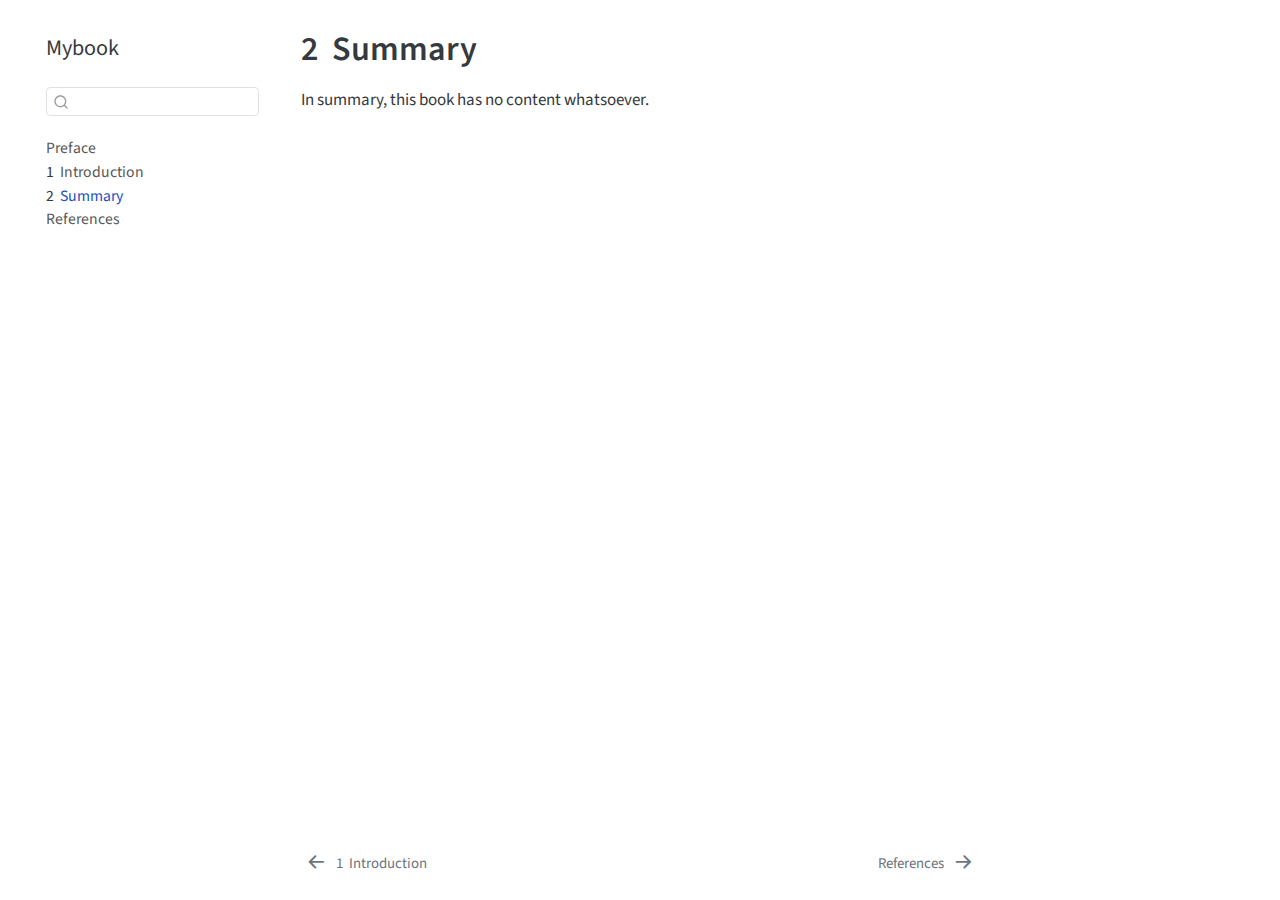
<file: summary.html>
<!DOCTYPE html>
<html xmlns="http://www.w3.org/1999/xhtml" lang="en" xml:lang="en"><head>

<meta charset="utf-8">
<meta name="generator" content="quarto-1.4.549">

<meta name="viewport" content="width=device-width, initial-scale=1.0, user-scalable=yes">


<title>Mybook - 2&nbsp; Summary</title>
<style>
code{white-space: pre-wrap;}
span.smallcaps{font-variant: small-caps;}
div.columns{display: flex; gap: min(4vw, 1.5em);}
div.column{flex: auto; overflow-x: auto;}
div.hanging-indent{margin-left: 1.5em; text-indent: -1.5em;}
ul.task-list{list-style: none;}
ul.task-list li input[type="checkbox"] {
  width: 0.8em;
  margin: 0 0.8em 0.2em -1em; /* quarto-specific, see https://github.com/quarto-dev/quarto-cli/issues/4556 */ 
  vertical-align: middle;
}
</style>


<script src="site_libs/quarto-nav/quarto-nav.js"></script>
<script src="site_libs/quarto-nav/headroom.min.js"></script>
<script src="site_libs/clipboard/clipboard.min.js"></script>
<script src="site_libs/quarto-search/autocomplete.umd.js"></script>
<script src="site_libs/quarto-search/fuse.min.js"></script>
<script src="site_libs/quarto-search/quarto-search.js"></script>
<meta name="quarto:offset" content="./">
<link href="./references.html" rel="next">
<link href="./intro.html" rel="prev">
<script src="site_libs/quarto-html/quarto.js"></script>
<script src="site_libs/quarto-html/popper.min.js"></script>
<script src="site_libs/quarto-html/tippy.umd.min.js"></script>
<script src="site_libs/quarto-html/anchor.min.js"></script>
<link href="site_libs/quarto-html/tippy.css" rel="stylesheet">
<link href="site_libs/quarto-html/quarto-syntax-highlighting.css" rel="stylesheet" id="quarto-text-highlighting-styles">
<script src="site_libs/bootstrap/bootstrap.min.js"></script>
<link href="site_libs/bootstrap/bootstrap-icons.css" rel="stylesheet">
<link href="site_libs/bootstrap/bootstrap.min.css" rel="stylesheet" id="quarto-bootstrap" data-mode="light">
<script id="quarto-search-options" type="application/json">{
  "location": "sidebar",
  "copy-button": false,
  "collapse-after": 3,
  "panel-placement": "start",
  "type": "textbox",
  "limit": 50,
  "keyboard-shortcut": [
    "f",
    "/",
    "s"
  ],
  "show-item-context": false,
  "language": {
    "search-no-results-text": "No results",
    "search-matching-documents-text": "matching documents",
    "search-copy-link-title": "Copy link to search",
    "search-hide-matches-text": "Hide additional matches",
    "search-more-match-text": "more match in this document",
    "search-more-matches-text": "more matches in this document",
    "search-clear-button-title": "Clear",
    "search-text-placeholder": "",
    "search-detached-cancel-button-title": "Cancel",
    "search-submit-button-title": "Submit",
    "search-label": "Search"
  }
}</script>


</head>

<body class="nav-sidebar floating">

<div id="quarto-search-results"></div>
  <header id="quarto-header" class="headroom fixed-top">
  <nav class="quarto-secondary-nav">
    <div class="container-fluid d-flex">
      <button type="button" class="quarto-btn-toggle btn" data-bs-toggle="collapse" data-bs-target=".quarto-sidebar-collapse-item" aria-controls="quarto-sidebar" aria-expanded="false" aria-label="Toggle sidebar navigation" onclick="if (window.quartoToggleHeadroom) { window.quartoToggleHeadroom(); }">
        <i class="bi bi-layout-text-sidebar-reverse"></i>
      </button>
        <nav class="quarto-page-breadcrumbs" aria-label="breadcrumb"><ol class="breadcrumb"><li class="breadcrumb-item"><a href="./summary.html"><span class="chapter-number">2</span>&nbsp; <span class="chapter-title">Summary</span></a></li></ol></nav>
        <a class="flex-grow-1" role="button" data-bs-toggle="collapse" data-bs-target=".quarto-sidebar-collapse-item" aria-controls="quarto-sidebar" aria-expanded="false" aria-label="Toggle sidebar navigation" onclick="if (window.quartoToggleHeadroom) { window.quartoToggleHeadroom(); }">      
        </a>
      <button type="button" class="btn quarto-search-button" aria-label="" onclick="window.quartoOpenSearch();">
        <i class="bi bi-search"></i>
      </button>
    </div>
  </nav>
</header>
<!-- content -->
<div id="quarto-content" class="quarto-container page-columns page-rows-contents page-layout-article">
<!-- sidebar -->
  <nav id="quarto-sidebar" class="sidebar collapse collapse-horizontal quarto-sidebar-collapse-item sidebar-navigation floating overflow-auto">
    <div class="pt-lg-2 mt-2 text-left sidebar-header">
    <div class="sidebar-title mb-0 py-0">
      <a href="./">Mybook</a> 
    </div>
      </div>
        <div class="mt-2 flex-shrink-0 align-items-center">
        <div class="sidebar-search">
        <div id="quarto-search" class="" title="Search"></div>
        </div>
        </div>
    <div class="sidebar-menu-container"> 
    <ul class="list-unstyled mt-1">
        <li class="sidebar-item">
  <div class="sidebar-item-container"> 
  <a href="./index.html" class="sidebar-item-text sidebar-link">
 <span class="menu-text">Preface</span></a>
  </div>
</li>
        <li class="sidebar-item">
  <div class="sidebar-item-container"> 
  <a href="./intro.html" class="sidebar-item-text sidebar-link">
 <span class="menu-text"><span class="chapter-number">1</span>&nbsp; <span class="chapter-title">Introduction</span></span></a>
  </div>
</li>
        <li class="sidebar-item">
  <div class="sidebar-item-container"> 
  <a href="./summary.html" class="sidebar-item-text sidebar-link active">
 <span class="menu-text"><span class="chapter-number">2</span>&nbsp; <span class="chapter-title">Summary</span></span></a>
  </div>
</li>
        <li class="sidebar-item">
  <div class="sidebar-item-container"> 
  <a href="./references.html" class="sidebar-item-text sidebar-link">
 <span class="menu-text">References</span></a>
  </div>
</li>
    </ul>
    </div>
</nav>
<div id="quarto-sidebar-glass" class="quarto-sidebar-collapse-item" data-bs-toggle="collapse" data-bs-target=".quarto-sidebar-collapse-item"></div>
<!-- margin-sidebar -->
    <div id="quarto-margin-sidebar" class="sidebar margin-sidebar">
        
    </div>
<!-- main -->
<main class="content" id="quarto-document-content">

<header id="title-block-header" class="quarto-title-block default">
<div class="quarto-title">
<h1 class="title"><span class="chapter-number">2</span>&nbsp; <span class="chapter-title">Summary</span></h1>
</div>



<div class="quarto-title-meta">

    
  
    
  </div>
  


</header>


<p>In summary, this book has no content whatsoever.</p>



</main> <!-- /main -->
<script id="quarto-html-after-body" type="application/javascript">
window.document.addEventListener("DOMContentLoaded", function (event) {
  const toggleBodyColorMode = (bsSheetEl) => {
    const mode = bsSheetEl.getAttribute("data-mode");
    const bodyEl = window.document.querySelector("body");
    if (mode === "dark") {
      bodyEl.classList.add("quarto-dark");
      bodyEl.classList.remove("quarto-light");
    } else {
      bodyEl.classList.add("quarto-light");
      bodyEl.classList.remove("quarto-dark");
    }
  }
  const toggleBodyColorPrimary = () => {
    const bsSheetEl = window.document.querySelector("link#quarto-bootstrap");
    if (bsSheetEl) {
      toggleBodyColorMode(bsSheetEl);
    }
  }
  toggleBodyColorPrimary();  
  const icon = "";
  const anchorJS = new window.AnchorJS();
  anchorJS.options = {
    placement: 'right',
    icon: icon
  };
  anchorJS.add('.anchored');
  const isCodeAnnotation = (el) => {
    for (const clz of el.classList) {
      if (clz.startsWith('code-annotation-')) {                     
        return true;
      }
    }
    return false;
  }
  const clipboard = new window.ClipboardJS('.code-copy-button', {
    text: function(trigger) {
      const codeEl = trigger.previousElementSibling.cloneNode(true);
      for (const childEl of codeEl.children) {
        if (isCodeAnnotation(childEl)) {
          childEl.remove();
        }
      }
      return codeEl.innerText;
    }
  });
  clipboard.on('success', function(e) {
    // button target
    const button = e.trigger;
    // don't keep focus
    button.blur();
    // flash "checked"
    button.classList.add('code-copy-button-checked');
    var currentTitle = button.getAttribute("title");
    button.setAttribute("title", "Copied!");
    let tooltip;
    if (window.bootstrap) {
      button.setAttribute("data-bs-toggle", "tooltip");
      button.setAttribute("data-bs-placement", "left");
      button.setAttribute("data-bs-title", "Copied!");
      tooltip = new bootstrap.Tooltip(button, 
        { trigger: "manual", 
          customClass: "code-copy-button-tooltip",
          offset: [0, -8]});
      tooltip.show();    
    }
    setTimeout(function() {
      if (tooltip) {
        tooltip.hide();
        button.removeAttribute("data-bs-title");
        button.removeAttribute("data-bs-toggle");
        button.removeAttribute("data-bs-placement");
      }
      button.setAttribute("title", currentTitle);
      button.classList.remove('code-copy-button-checked');
    }, 1000);
    // clear code selection
    e.clearSelection();
  });
  function tippyHover(el, contentFn, onTriggerFn, onUntriggerFn) {
    const config = {
      allowHTML: true,
      maxWidth: 500,
      delay: 100,
      arrow: false,
      appendTo: function(el) {
          return el.parentElement;
      },
      interactive: true,
      interactiveBorder: 10,
      theme: 'quarto',
      placement: 'bottom-start',
    };
    if (contentFn) {
      config.content = contentFn;
    }
    if (onTriggerFn) {
      config.onTrigger = onTriggerFn;
    }
    if (onUntriggerFn) {
      config.onUntrigger = onUntriggerFn;
    }
    window.tippy(el, config); 
  }
  const noterefs = window.document.querySelectorAll('a[role="doc-noteref"]');
  for (var i=0; i<noterefs.length; i++) {
    const ref = noterefs[i];
    tippyHover(ref, function() {
      // use id or data attribute instead here
      let href = ref.getAttribute('data-footnote-href') || ref.getAttribute('href');
      try { href = new URL(href).hash; } catch {}
      const id = href.replace(/^#\/?/, "");
      const note = window.document.getElementById(id);
      return note.innerHTML;
    });
  }
  const xrefs = window.document.querySelectorAll('a.quarto-xref');
  const processXRef = (id, note) => {
    // Strip column container classes
    const stripColumnClz = (el) => {
      el.classList.remove("page-full", "page-columns");
      if (el.children) {
        for (const child of el.children) {
          stripColumnClz(child);
        }
      }
    }
    stripColumnClz(note)
    if (id === null || id.startsWith('sec-')) {
      // Special case sections, only their first couple elements
      const container = document.createElement("div");
      if (note.children && note.children.length > 2) {
        container.appendChild(note.children[0].cloneNode(true));
        for (let i = 1; i < note.children.length; i++) {
          const child = note.children[i];
          if (child.tagName === "P" && child.innerText === "") {
            continue;
          } else {
            container.appendChild(child.cloneNode(true));
            break;
          }
        }
        if (window.Quarto?.typesetMath) {
          window.Quarto.typesetMath(container);
        }
        return container.innerHTML
      } else {
        if (window.Quarto?.typesetMath) {
          window.Quarto.typesetMath(note);
        }
        return note.innerHTML;
      }
    } else {
      // Remove any anchor links if they are present
      const anchorLink = note.querySelector('a.anchorjs-link');
      if (anchorLink) {
        anchorLink.remove();
      }
      if (window.Quarto?.typesetMath) {
        window.Quarto.typesetMath(note);
      }
      // TODO in 1.5, we should make sure this works without a callout special case
      if (note.classList.contains("callout")) {
        return note.outerHTML;
      } else {
        return note.innerHTML;
      }
    }
  }
  for (var i=0; i<xrefs.length; i++) {
    const xref = xrefs[i];
    tippyHover(xref, undefined, function(instance) {
      instance.disable();
      let url = xref.getAttribute('href');
      let hash = undefined; 
      if (url.startsWith('#')) {
        hash = url;
      } else {
        try { hash = new URL(url).hash; } catch {}
      }
      if (hash) {
        const id = hash.replace(/^#\/?/, "");
        const note = window.document.getElementById(id);
        if (note !== null) {
          try {
            const html = processXRef(id, note.cloneNode(true));
            instance.setContent(html);
          } finally {
            instance.enable();
            instance.show();
          }
        } else {
          // See if we can fetch this
          fetch(url.split('#')[0])
          .then(res => res.text())
          .then(html => {
            const parser = new DOMParser();
            const htmlDoc = parser.parseFromString(html, "text/html");
            const note = htmlDoc.getElementById(id);
            if (note !== null) {
              const html = processXRef(id, note);
              instance.setContent(html);
            } 
          }).finally(() => {
            instance.enable();
            instance.show();
          });
        }
      } else {
        // See if we can fetch a full url (with no hash to target)
        // This is a special case and we should probably do some content thinning / targeting
        fetch(url)
        .then(res => res.text())
        .then(html => {
          const parser = new DOMParser();
          const htmlDoc = parser.parseFromString(html, "text/html");
          const note = htmlDoc.querySelector('main.content');
          if (note !== null) {
            // This should only happen for chapter cross references
            // (since there is no id in the URL)
            // remove the first header
            if (note.children.length > 0 && note.children[0].tagName === "HEADER") {
              note.children[0].remove();
            }
            const html = processXRef(null, note);
            instance.setContent(html);
          } 
        }).finally(() => {
          instance.enable();
          instance.show();
        });
      }
    }, function(instance) {
    });
  }
      let selectedAnnoteEl;
      const selectorForAnnotation = ( cell, annotation) => {
        let cellAttr = 'data-code-cell="' + cell + '"';
        let lineAttr = 'data-code-annotation="' +  annotation + '"';
        const selector = 'span[' + cellAttr + '][' + lineAttr + ']';
        return selector;
      }
      const selectCodeLines = (annoteEl) => {
        const doc = window.document;
        const targetCell = annoteEl.getAttribute("data-target-cell");
        const targetAnnotation = annoteEl.getAttribute("data-target-annotation");
        const annoteSpan = window.document.querySelector(selectorForAnnotation(targetCell, targetAnnotation));
        const lines = annoteSpan.getAttribute("data-code-lines").split(",");
        const lineIds = lines.map((line) => {
          return targetCell + "-" + line;
        })
        let top = null;
        let height = null;
        let parent = null;
        if (lineIds.length > 0) {
            //compute the position of the single el (top and bottom and make a div)
            const el = window.document.getElementById(lineIds[0]);
            top = el.offsetTop;
            height = el.offsetHeight;
            parent = el.parentElement.parentElement;
          if (lineIds.length > 1) {
            const lastEl = window.document.getElementById(lineIds[lineIds.length - 1]);
            const bottom = lastEl.offsetTop + lastEl.offsetHeight;
            height = bottom - top;
          }
          if (top !== null && height !== null && parent !== null) {
            // cook up a div (if necessary) and position it 
            let div = window.document.getElementById("code-annotation-line-highlight");
            if (div === null) {
              div = window.document.createElement("div");
              div.setAttribute("id", "code-annotation-line-highlight");
              div.style.position = 'absolute';
              parent.appendChild(div);
            }
            div.style.top = top - 2 + "px";
            div.style.height = height + 4 + "px";
            div.style.left = 0;
            let gutterDiv = window.document.getElementById("code-annotation-line-highlight-gutter");
            if (gutterDiv === null) {
              gutterDiv = window.document.createElement("div");
              gutterDiv.setAttribute("id", "code-annotation-line-highlight-gutter");
              gutterDiv.style.position = 'absolute';
              const codeCell = window.document.getElementById(targetCell);
              const gutter = codeCell.querySelector('.code-annotation-gutter');
              gutter.appendChild(gutterDiv);
            }
            gutterDiv.style.top = top - 2 + "px";
            gutterDiv.style.height = height + 4 + "px";
          }
          selectedAnnoteEl = annoteEl;
        }
      };
      const unselectCodeLines = () => {
        const elementsIds = ["code-annotation-line-highlight", "code-annotation-line-highlight-gutter"];
        elementsIds.forEach((elId) => {
          const div = window.document.getElementById(elId);
          if (div) {
            div.remove();
          }
        });
        selectedAnnoteEl = undefined;
      };
        // Handle positioning of the toggle
    window.addEventListener(
      "resize",
      throttle(() => {
        elRect = undefined;
        if (selectedAnnoteEl) {
          selectCodeLines(selectedAnnoteEl);
        }
      }, 10)
    );
    function throttle(fn, ms) {
    let throttle = false;
    let timer;
      return (...args) => {
        if(!throttle) { // first call gets through
            fn.apply(this, args);
            throttle = true;
        } else { // all the others get throttled
            if(timer) clearTimeout(timer); // cancel #2
            timer = setTimeout(() => {
              fn.apply(this, args);
              timer = throttle = false;
            }, ms);
        }
      };
    }
      // Attach click handler to the DT
      const annoteDls = window.document.querySelectorAll('dt[data-target-cell]');
      for (const annoteDlNode of annoteDls) {
        annoteDlNode.addEventListener('click', (event) => {
          const clickedEl = event.target;
          if (clickedEl !== selectedAnnoteEl) {
            unselectCodeLines();
            const activeEl = window.document.querySelector('dt[data-target-cell].code-annotation-active');
            if (activeEl) {
              activeEl.classList.remove('code-annotation-active');
            }
            selectCodeLines(clickedEl);
            clickedEl.classList.add('code-annotation-active');
          } else {
            // Unselect the line
            unselectCodeLines();
            clickedEl.classList.remove('code-annotation-active');
          }
        });
      }
  const findCites = (el) => {
    const parentEl = el.parentElement;
    if (parentEl) {
      const cites = parentEl.dataset.cites;
      if (cites) {
        return {
          el,
          cites: cites.split(' ')
        };
      } else {
        return findCites(el.parentElement)
      }
    } else {
      return undefined;
    }
  };
  var bibliorefs = window.document.querySelectorAll('a[role="doc-biblioref"]');
  for (var i=0; i<bibliorefs.length; i++) {
    const ref = bibliorefs[i];
    const citeInfo = findCites(ref);
    if (citeInfo) {
      tippyHover(citeInfo.el, function() {
        var popup = window.document.createElement('div');
        citeInfo.cites.forEach(function(cite) {
          var citeDiv = window.document.createElement('div');
          citeDiv.classList.add('hanging-indent');
          citeDiv.classList.add('csl-entry');
          var biblioDiv = window.document.getElementById('ref-' + cite);
          if (biblioDiv) {
            citeDiv.innerHTML = biblioDiv.innerHTML;
          }
          popup.appendChild(citeDiv);
        });
        return popup.innerHTML;
      });
    }
  }
});
</script>
<nav class="page-navigation">
  <div class="nav-page nav-page-previous">
      <a href="./intro.html" class="pagination-link  aria-label=" &lt;span="">
        <i class="bi bi-arrow-left-short"></i> <span class="nav-page-text"><span class="chapter-number">1</span>&nbsp; <span class="chapter-title">Introduction</span></span>
      </a>          
  </div>
  <div class="nav-page nav-page-next">
      <a href="./references.html" class="pagination-link" aria-label="References">
        <span class="nav-page-text">References</span> <i class="bi bi-arrow-right-short"></i>
      </a>
  </div>
</nav>
</div> <!-- /content -->




</body></html>
</file>
<file: site_libs/quarto-html/tippy.css>
.tippy-box[data-animation=fade][data-state=hidden]{opacity:0}[data-tippy-root]{max-width:calc(100vw - 10px)}.tippy-box{position:relative;background-color:#333;color:#fff;border-radius:4px;font-size:14px;line-height:1.4;white-space:normal;outline:0;transition-property:transform,visibility,opacity}.tippy-box[data-placement^=top]>.tippy-arrow{bottom:0}.tippy-box[data-placement^=top]>.tippy-arrow:before{bottom:-7px;left:0;border-width:8px 8px 0;border-top-color:initial;transform-origin:center top}.tippy-box[data-placement^=bottom]>.tippy-arrow{top:0}.tippy-box[data-placement^=bottom]>.tippy-arrow:before{top:-7px;left:0;border-width:0 8px 8px;border-bottom-color:initial;transform-origin:center bottom}.tippy-box[data-placement^=left]>.tippy-arrow{right:0}.tippy-box[data-placement^=left]>.tippy-arrow:before{border-width:8px 0 8px 8px;border-left-color:initial;right:-7px;transform-origin:center left}.tippy-box[data-placement^=right]>.tippy-arrow{left:0}.tippy-box[data-placement^=right]>.tippy-arrow:before{left:-7px;border-width:8px 8px 8px 0;border-right-color:initial;transform-origin:center right}.tippy-box[data-inertia][data-state=visible]{transition-timing-function:cubic-bezier(.54,1.5,.38,1.11)}.tippy-arrow{width:16px;height:16px;color:#333}.tippy-arrow:before{content:"";position:absolute;border-color:transparent;border-style:solid}.tippy-content{position:relative;padding:5px 9px;z-index:1}
</file>
<file: site_libs/quarto-html/quarto-syntax-highlighting.css>
/* quarto syntax highlight colors */
:root {
  --quarto-hl-ot-color: #003B4F;
  --quarto-hl-at-color: #657422;
  --quarto-hl-ss-color: #20794D;
  --quarto-hl-an-color: #5E5E5E;
  --quarto-hl-fu-color: #4758AB;
  --quarto-hl-st-color: #20794D;
  --quarto-hl-cf-color: #003B4F;
  --quarto-hl-op-color: #5E5E5E;
  --quarto-hl-er-color: #AD0000;
  --quarto-hl-bn-color: #AD0000;
  --quarto-hl-al-color: #AD0000;
  --quarto-hl-va-color: #111111;
  --quarto-hl-bu-color: inherit;
  --quarto-hl-ex-color: inherit;
  --quarto-hl-pp-color: #AD0000;
  --quarto-hl-in-color: #5E5E5E;
  --quarto-hl-vs-color: #20794D;
  --quarto-hl-wa-color: #5E5E5E;
  --quarto-hl-do-color: #5E5E5E;
  --quarto-hl-im-color: #00769E;
  --quarto-hl-ch-color: #20794D;
  --quarto-hl-dt-color: #AD0000;
  --quarto-hl-fl-color: #AD0000;
  --quarto-hl-co-color: #5E5E5E;
  --quarto-hl-cv-color: #5E5E5E;
  --quarto-hl-cn-color: #8f5902;
  --quarto-hl-sc-color: #5E5E5E;
  --quarto-hl-dv-color: #AD0000;
  --quarto-hl-kw-color: #003B4F;
}

/* other quarto variables */
:root {
  --quarto-font-monospace: SFMono-Regular, Menlo, Monaco, Consolas, "Liberation Mono", "Courier New", monospace;
}

pre > code.sourceCode > span {
  color: #003B4F;
}

code span {
  color: #003B4F;
}

code.sourceCode > span {
  color: #003B4F;
}

div.sourceCode,
div.sourceCode pre.sourceCode {
  color: #003B4F;
}

code span.ot {
  color: #003B4F;
  font-style: inherit;
}

code span.at {
  color: #657422;
  font-style: inherit;
}

code span.ss {
  color: #20794D;
  font-style: inherit;
}

code span.an {
  color: #5E5E5E;
  font-style: inherit;
}

code span.fu {
  color: #4758AB;
  font-style: inherit;
}

code span.st {
  color: #20794D;
  font-style: inherit;
}

code span.cf {
  color: #003B4F;
  font-style: inherit;
}

code span.op {
  color: #5E5E5E;
  font-style: inherit;
}

code span.er {
  color: #AD0000;
  font-style: inherit;
}

code span.bn {
  color: #AD0000;
  font-style: inherit;
}

code span.al {
  color: #AD0000;
  font-style: inherit;
}

code span.va {
  color: #111111;
  font-style: inherit;
}

code span.bu {
  font-style: inherit;
}

code span.ex {
  font-style: inherit;
}

code span.pp {
  color: #AD0000;
  font-style: inherit;
}

code span.in {
  color: #5E5E5E;
  font-style: inherit;
}

code span.vs {
  color: #20794D;
  font-style: inherit;
}

code span.wa {
  color: #5E5E5E;
  font-style: italic;
}

code span.do {
  color: #5E5E5E;
  font-style: italic;
}

code span.im {
  color: #00769E;
  font-style: inherit;
}

code span.ch {
  color: #20794D;
  font-style: inherit;
}

code span.dt {
  color: #AD0000;
  font-style: inherit;
}

code span.fl {
  color: #AD0000;
  font-style: inherit;
}

code span.co {
  color: #5E5E5E;
  font-style: inherit;
}

code span.cv {
  color: #5E5E5E;
  font-style: italic;
}

code span.cn {
  color: #8f5902;
  font-style: inherit;
}

code span.sc {
  color: #5E5E5E;
  font-style: inherit;
}

code span.dv {
  color: #AD0000;
  font-style: inherit;
}

code span.kw {
  color: #003B4F;
  font-style: inherit;
}

.prevent-inlining {
  content: "</";
}

/*# sourceMappingURL=debc5d5d77c3f9108843748ff7464032.css.map */
</file>
